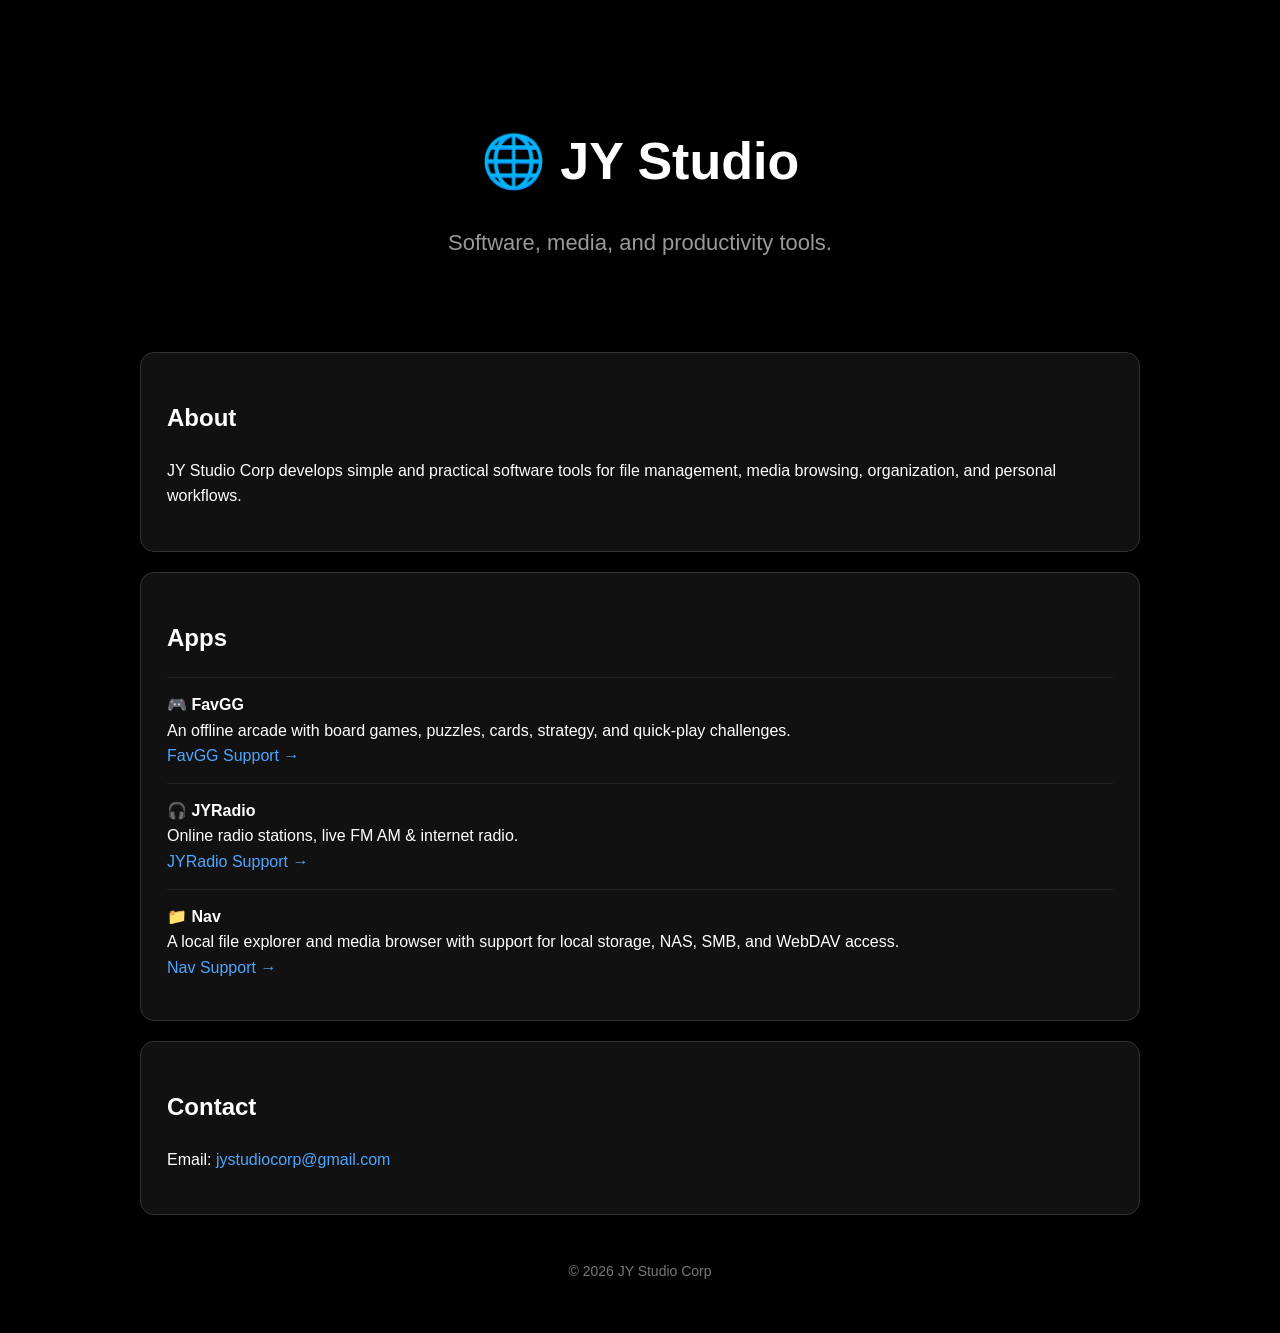
<file: index.html>
<!DOCTYPE html>
<html lang="en">
<head>
<meta charset="UTF-8">
<meta name="viewport" content="width=device-width, initial-scale=1.0">
<title>JY Studio Corp</title>
<style>
body{margin:0;background:#000;color:#fff;font-family:-apple-system,BlinkMacSystemFont,Arial,sans-serif;line-height:1.6}
.container{max-width:1000px;margin:auto;padding:50px 20px}
.hero{text-align:center;padding:70px 0}
.hero h1{font-size:52px;margin:0}
.hero p{color:#999;font-size:22px}
.card{background:#111;border:1px solid #333;border-radius:14px;padding:26px;margin-bottom:20px}
a{color:#4da6ff;text-decoration:none}
.app{padding:14px 0;border-top:1px solid #222}
.footer{text-align:center;color:#777;margin-top:45px;font-size:14px}
</style>
</head>
<body>
<div class="container">

<div class="hero">
<h1>🌐 JY Studio</h1>
<p>Software, media, and productivity tools.</p>
</div>

<div class="card">
<h2>About</h2>
<p>JY Studio Corp develops simple and practical software tools for file management, media browsing, organization, and personal workflows.</p>
</div>

<div class="card">
<h2>Apps</h2>
<div class="app">
<strong>🎮 FavGG</strong><br>
An offline arcade with board games, puzzles, cards, strategy, and quick-play challenges.<br>
<a href="/favgg/">FavGG Support →</a>
</div>
<div class="app">
<strong>🎧 JYRadio</strong><br>
Online radio stations, live FM AM & internet radio.<br>
<a href="/jyradio/">JYRadio Support →</a>
</div>
<div class="app">
<strong>📁 Nav</strong><br>
A local file explorer and media browser with support for local storage, NAS, SMB, and WebDAV access.<br>
<a href="/nav-support/">Nav Support →</a>
</div>
</div>

<div class="card">
<h2>Contact</h2>
<p>Email: <a href="mailto:jystudiocorp@gmail.com">jystudiocorp@gmail.com</a></p>
</div>

<div class="footer">
© 2026 JY Studio Corp
</div>

</div>
</body>
</html>
</file>
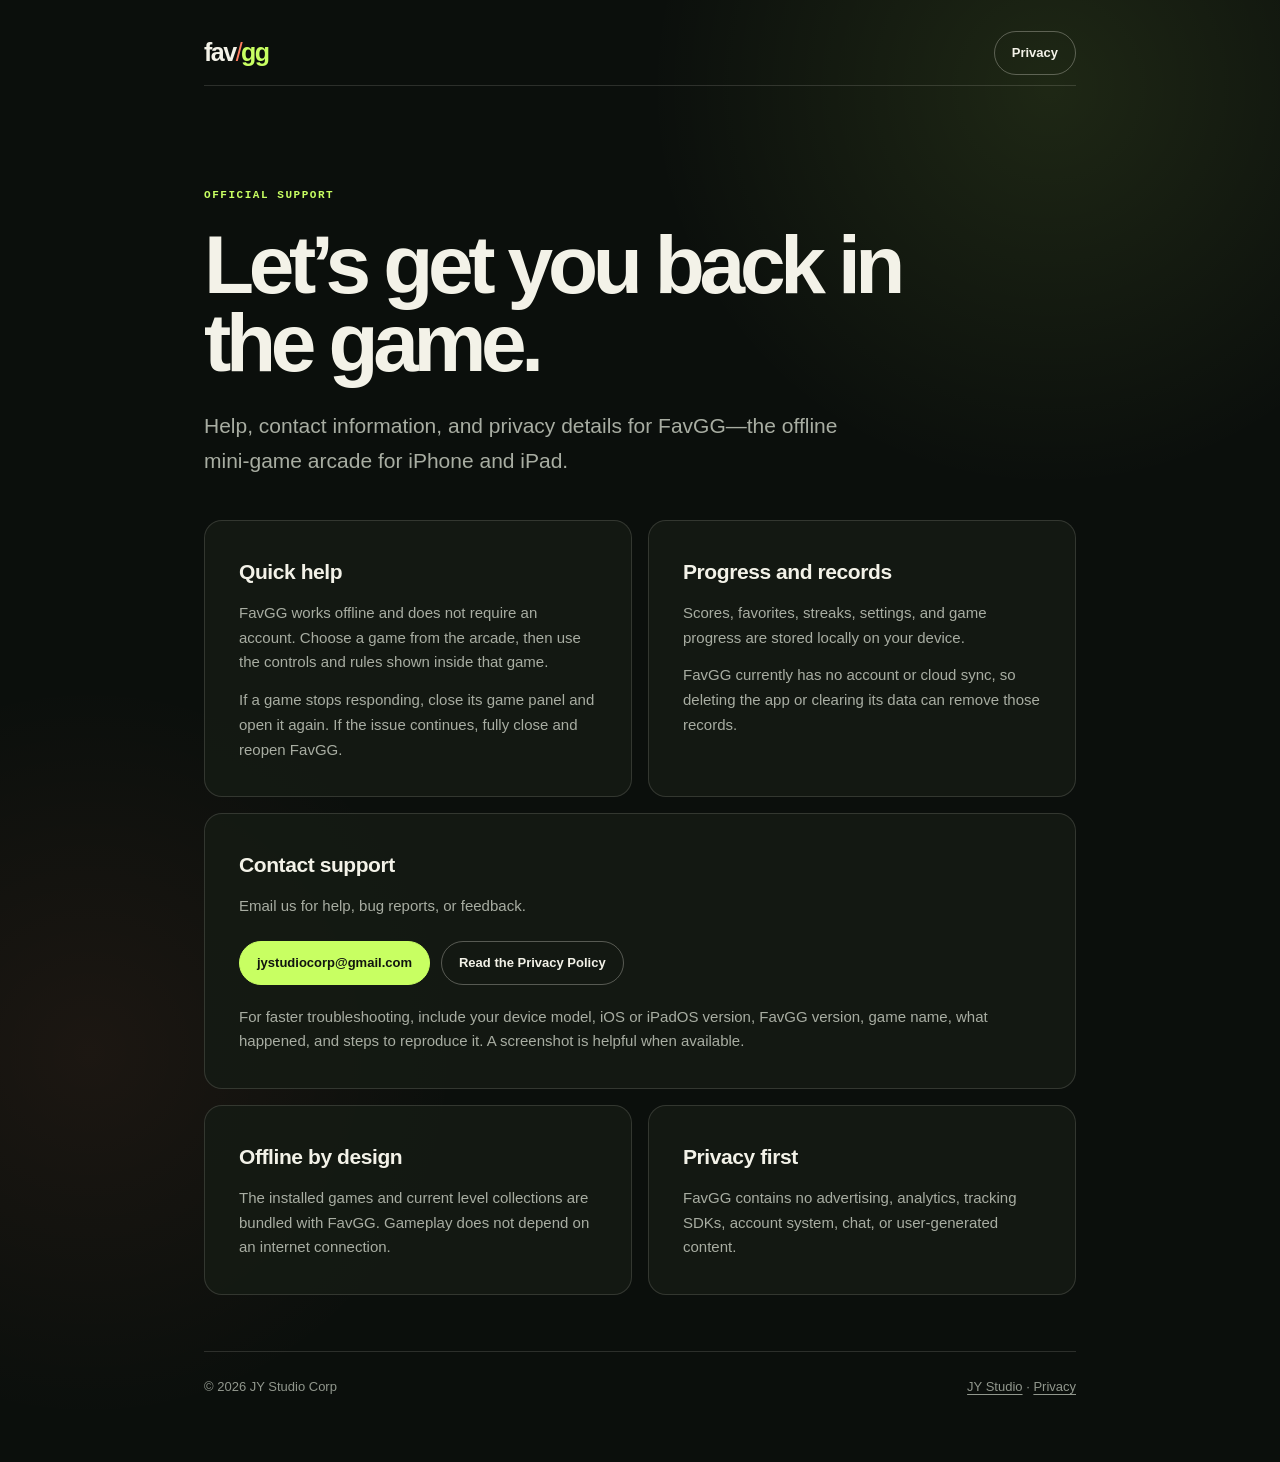
<file: favgg/index.html>
<!doctype html>
<html lang="en">
<head>
  <meta charset="utf-8">
  <meta name="viewport" content="width=device-width, initial-scale=1, viewport-fit=cover">
  <meta name="theme-color" content="#0b0f0c">
  <meta name="description" content="Official support and contact information for the FavGG offline mini-game arcade.">
  <title>FavGG Support</title>
  <link rel="stylesheet" href="./styles.css">
</head>
<body>
  <div class="shell">
    <header class="site-header">
      <a class="brand" href="./" aria-label="FavGG support home">fav<span class="slash">/</span><span class="gg">gg</span></a>
      <a class="header-link" href="./privacy.html">Privacy</a>
    </header>

    <main>
      <section class="hero">
        <p class="kicker">Official support</p>
        <h1>Let’s get you back in the game.</h1>
        <p class="lede">Help, contact information, and privacy details for FavGG—the offline mini-game arcade for iPhone and iPad.</p>
      </section>

      <div class="grid">
        <section class="card">
          <h2>Quick help</h2>
          <p>FavGG works offline and does not require an account. Choose a game from the arcade, then use the controls and rules shown inside that game.</p>
          <p>If a game stops responding, close its game panel and open it again. If the issue continues, fully close and reopen FavGG.</p>
        </section>

        <section class="card">
          <h2>Progress and records</h2>
          <p>Scores, favorites, streaks, settings, and game progress are stored locally on your device.</p>
          <p>FavGG currently has no account or cloud sync, so deleting the app or clearing its data can remove those records.</p>
        </section>

        <section class="card wide">
          <h2>Contact support</h2>
          <p>Email us for help, bug reports, or feedback.</p>
          <div class="actions">
            <a class="button primary" href="mailto:jystudiocorp@gmail.com">jystudiocorp@gmail.com</a>
            <a class="button" href="./privacy.html">Read the Privacy Policy</a>
          </div>
          <p style="margin-top: 20px">For faster troubleshooting, include your device model, iOS or iPadOS version, FavGG version, game name, what happened, and steps to reproduce it. A screenshot is helpful when available.</p>
        </section>

        <section class="card">
          <h2>Offline by design</h2>
          <p>The installed games and current level collections are bundled with FavGG. Gameplay does not depend on an internet connection.</p>
        </section>

        <section class="card">
          <h2>Privacy first</h2>
          <p>FavGG contains no advertising, analytics, tracking SDKs, account system, chat, or user-generated content.</p>
        </section>
      </div>
    </main>

    <footer class="site-footer">
      <span>© 2026 JY Studio Corp</span>
      <span><a href="https://jystudiocorp.github.io/">JY Studio</a> · <a href="./privacy.html">Privacy</a></span>
    </footer>
  </div>
</body>
</html>
</file>
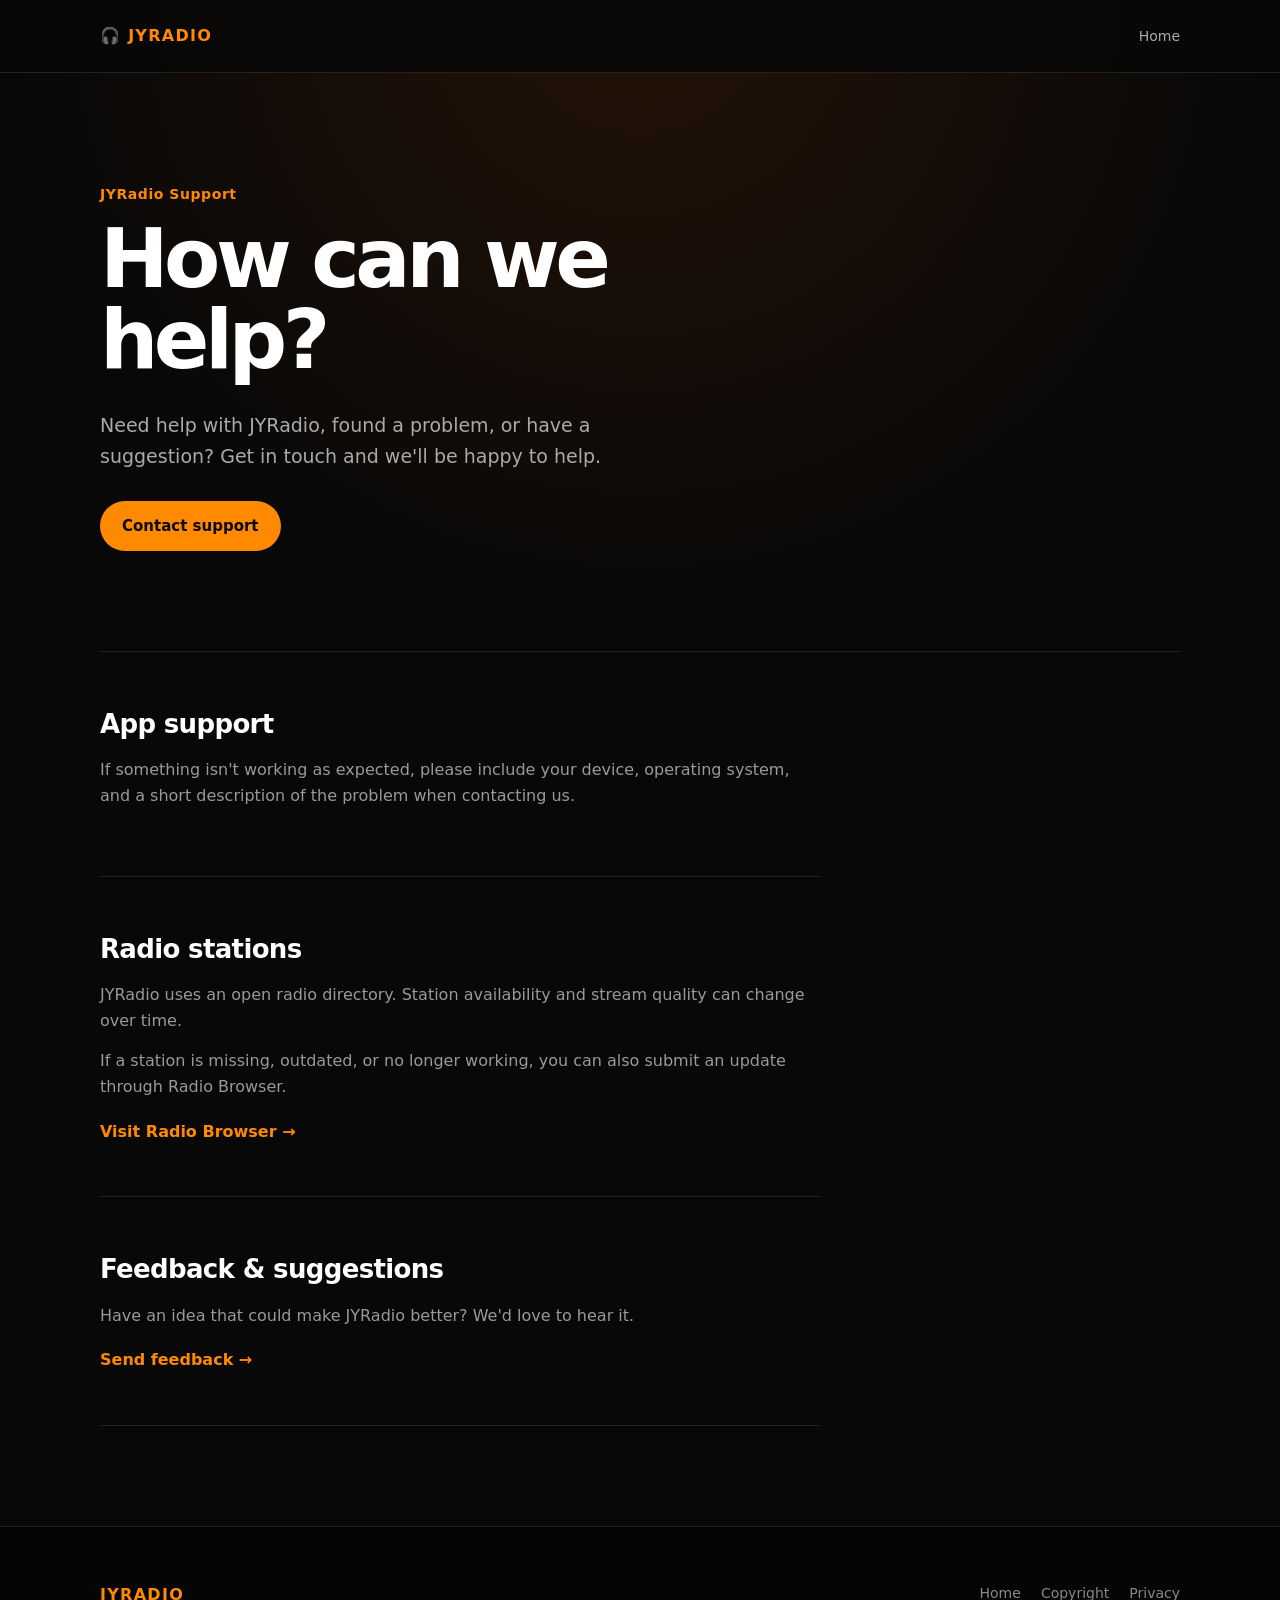
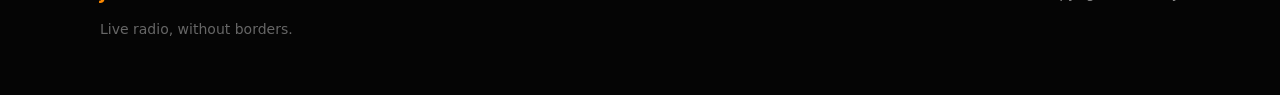
<file: jyradio/index.html>
<!DOCTYPE html>
<html lang="en">
<head>
  <meta charset="UTF-8">
  <meta name="viewport" content="width=device-width, initial-scale=1.0">

  <title>Support | JYRadio</title>
  <meta
    name="description"
    content="Get help and support for JYRadio."
  >

  <link rel="stylesheet" href="style.css">
</head>

<body>

  <header class="header">
    <div class="container header-inner">
      <a href="https://jyradio.com/" class="logo">🎧 JYRADIO</a>

      <nav>
        <a href="https://jyradio.com/">Home</a>
      </nav>
    </div>
  </header>


  <main>

    <section class="hero container">
      <p class="eyebrow">JYRadio Support</p>

      <h1>How can we help?</h1>

      <p class="intro">
        Need help with JYRadio, found a problem, or have a suggestion?
        Get in touch and we'll be happy to help.
      </p>

      <a class="button" href="mailto:jystudiocorp@gmail.com">
        Contact support
      </a>
    </section>


    <section class="support container">

      <div class="support-item">
        <h2>App support</h2>
        <p>
          If something isn't working as expected, please include your device,
          operating system, and a short description of the problem when
          contacting us.
        </p>
      </div>


      <div class="support-item">
        <h2>Radio stations</h2>
        <p>
          JYRadio uses an open radio directory. Station availability and
          stream quality can change over time.
        </p>

        <p>
          If a station is missing, outdated, or no longer working, you can
          also submit an update through Radio Browser.
        </p>

        <a
          href="https://www.radio-browser.info/"
          target="_blank"
          rel="noopener noreferrer"
        >
          Visit Radio Browser →
        </a>
      </div>


      <div class="support-item">
        <h2>Feedback & suggestions</h2>
        <p>
          Have an idea that could make JYRadio better? We'd love to hear it.
        </p>

        <a href="mailto:jystudiocorp@gmail.com">
          Send feedback →
        </a>
      </div>

    </section>

  </main>


  <footer>
    <div class="container footer-inner">

      <div>
        <a href="https://jyradio.com/" class="footer-logo">JYRADIO</a>
        <p>Live radio, without borders.</p>
      </div>

      <div class="footer-links">
        <a href="https://jyradio.com/">Home</a>
        <a href="https://jyradio.com/copyright">Copyright</a>
        <a href="https://jyradio.com/privacy">Privacy</a>
      </div>

    </div>
  </footer>

</body>
</html>
</file>
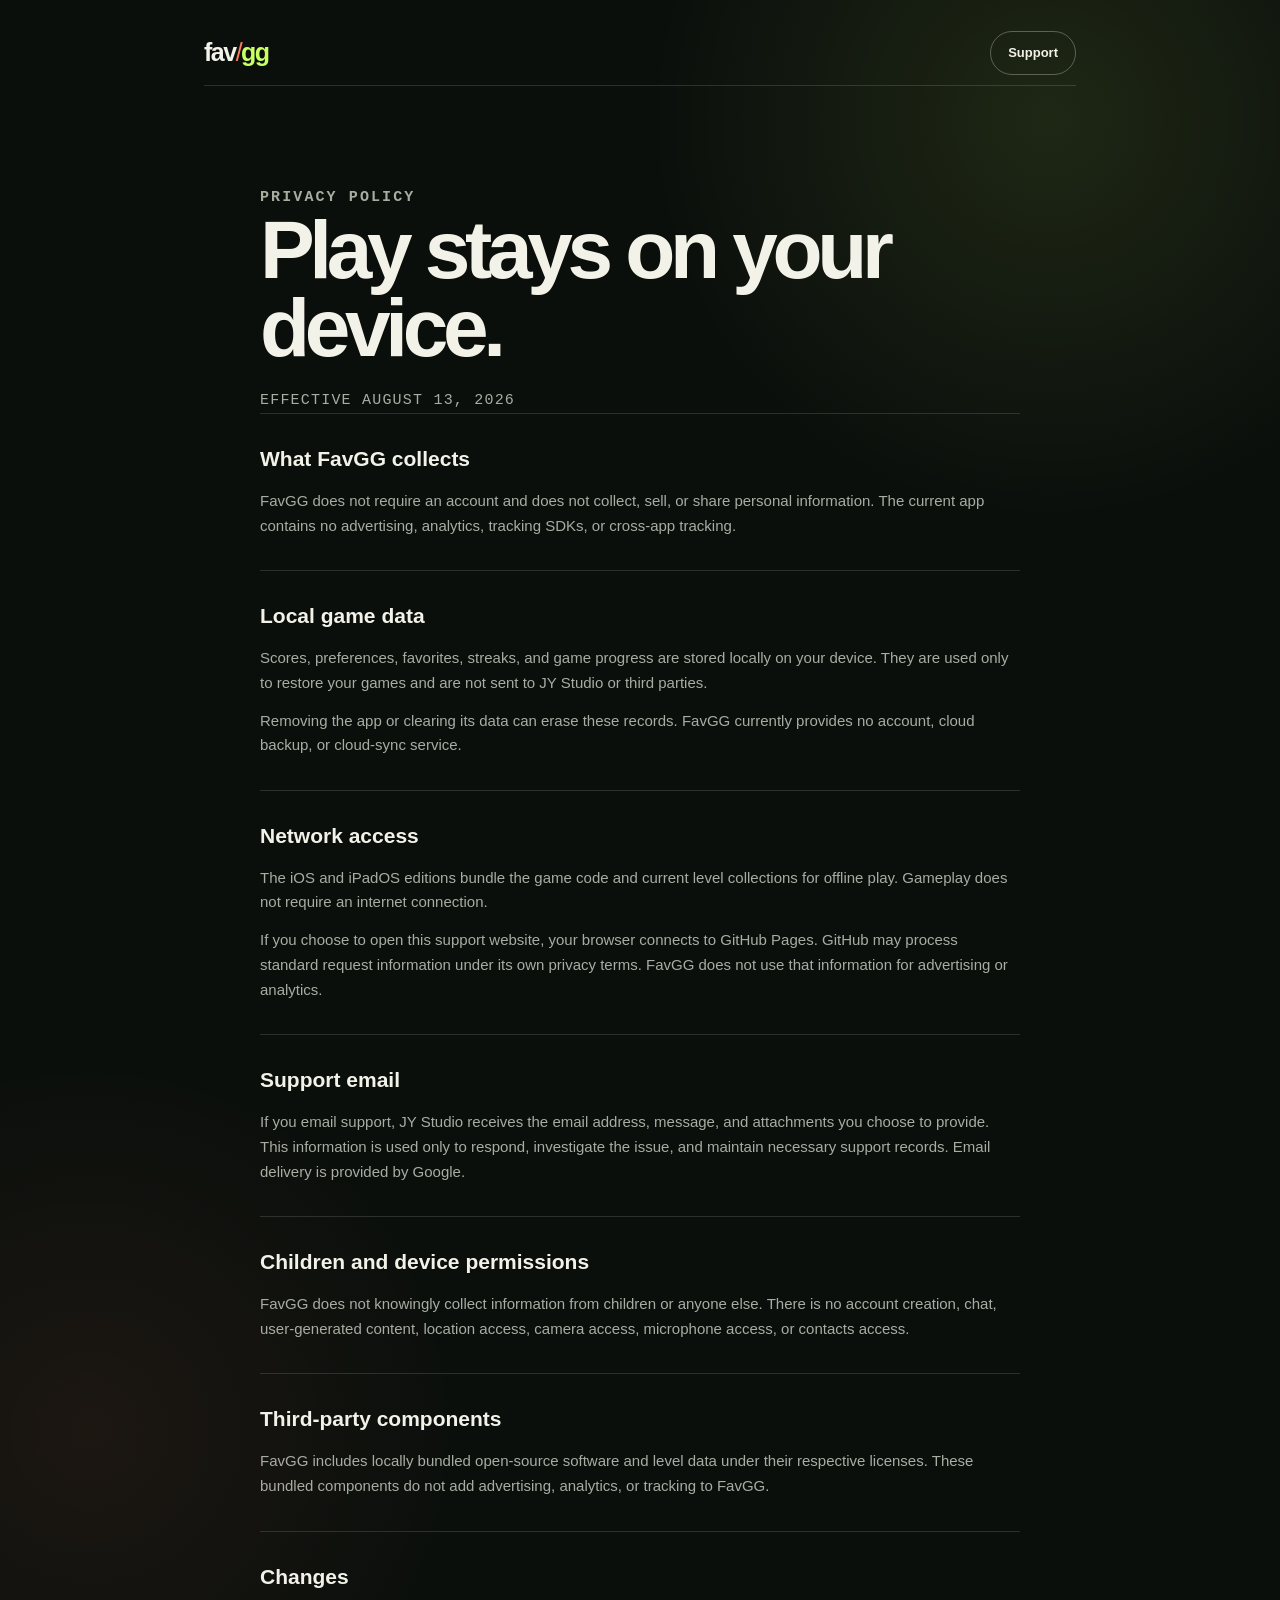
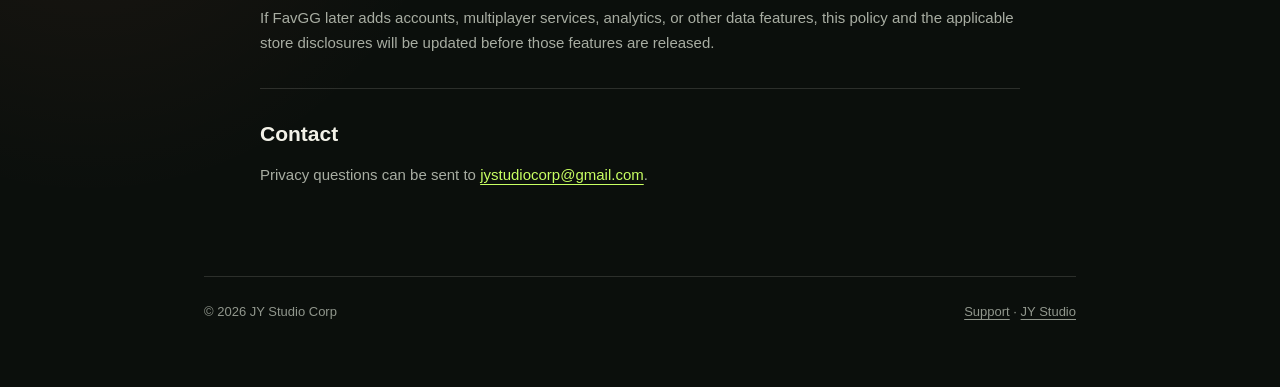
<file: favgg/privacy.html>
<!doctype html>
<html lang="en">
<head>
  <meta charset="utf-8">
  <meta name="viewport" content="width=device-width, initial-scale=1, viewport-fit=cover">
  <meta name="theme-color" content="#0b0f0c">
  <meta name="description" content="Privacy Policy for the FavGG offline mini-game arcade.">
  <title>FavGG Privacy Policy</title>
  <link rel="stylesheet" href="./styles.css">
</head>
<body>
  <div class="shell">
    <header class="site-header">
      <a class="brand" href="./" aria-label="FavGG support home">fav<span class="slash">/</span><span class="gg">gg</span></a>
      <a class="header-link" href="./">Support</a>
    </header>

    <main class="policy">
      <p class="kicker">Privacy policy</p>
      <h1>Play stays on your device.</h1>
      <p class="updated">Effective August 13, 2026</p>

      <section>
        <h2>What FavGG collects</h2>
        <p>FavGG does not require an account and does not collect, sell, or share personal information. The current app contains no advertising, analytics, tracking SDKs, or cross-app tracking.</p>
      </section>

      <section>
        <h2>Local game data</h2>
        <p>Scores, preferences, favorites, streaks, and game progress are stored locally on your device. They are used only to restore your games and are not sent to JY Studio or third parties.</p>
        <p>Removing the app or clearing its data can erase these records. FavGG currently provides no account, cloud backup, or cloud-sync service.</p>
      </section>

      <section>
        <h2>Network access</h2>
        <p>The iOS and iPadOS editions bundle the game code and current level collections for offline play. Gameplay does not require an internet connection.</p>
        <p>If you choose to open this support website, your browser connects to GitHub Pages. GitHub may process standard request information under its own privacy terms. FavGG does not use that information for advertising or analytics.</p>
      </section>

      <section>
        <h2>Support email</h2>
        <p>If you email support, JY Studio receives the email address, message, and attachments you choose to provide. This information is used only to respond, investigate the issue, and maintain necessary support records. Email delivery is provided by Google.</p>
      </section>

      <section>
        <h2>Children and device permissions</h2>
        <p>FavGG does not knowingly collect information from children or anyone else. There is no account creation, chat, user-generated content, location access, camera access, microphone access, or contacts access.</p>
      </section>

      <section>
        <h2>Third-party components</h2>
        <p>FavGG includes locally bundled open-source software and level data under their respective licenses. These bundled components do not add advertising, analytics, or tracking to FavGG.</p>
      </section>

      <section>
        <h2>Changes</h2>
        <p>If FavGG later adds accounts, multiplayer services, analytics, or other data features, this policy and the applicable store disclosures will be updated before those features are released.</p>
      </section>

      <section>
        <h2>Contact</h2>
        <p>Privacy questions can be sent to <a class="email" href="mailto:jystudiocorp@gmail.com">jystudiocorp@gmail.com</a>.</p>
      </section>
    </main>

    <footer class="site-footer">
      <span>© 2026 JY Studio Corp</span>
      <span><a href="./">Support</a> · <a href="https://jystudiocorp.github.io/">JY Studio</a></span>
    </footer>
  </div>
</body>
</html>
</file>
<file: favgg/styles.css>
:root {
  color-scheme: dark;
  --bg: #0b0f0c;
  --surface: #151a14;
  --surface-strong: #20261e;
  --text: #f3f2e8;
  --muted: #a8ada2;
  --subtle: #91978d;
  --line: rgba(243, 242, 232, 0.14);
  --lime: #c8ff62;
  --coral: #ff7d5f;
}

* { box-sizing: border-box; }

html { background: var(--bg); }

body {
  background:
    radial-gradient(circle at 82% 6%, rgba(200, 255, 98, 0.1), transparent 25rem),
    radial-gradient(circle at 7% 72%, rgba(255, 125, 95, 0.07), transparent 23rem),
    var(--bg);
  color: var(--text);
  font-family: -apple-system, BlinkMacSystemFont, "Segoe UI", sans-serif;
  line-height: 1.65;
  margin: 0;
  min-height: 100vh;
}

a { color: inherit; }

.shell {
  margin: 0 auto;
  max-width: 920px;
  padding:
    max(20px, env(safe-area-inset-top))
    max(24px, env(safe-area-inset-right))
    max(64px, env(safe-area-inset-bottom))
    max(24px, env(safe-area-inset-left));
}

.site-header {
  align-items: center;
  border-bottom: 1px solid var(--line);
  display: flex;
  justify-content: space-between;
  min-height: 66px;
}

.brand {
  font-size: 25px;
  font-weight: 850;
  letter-spacing: -1.5px;
  text-decoration: none;
}

.brand .slash { color: var(--coral); font-weight: 400; }
.brand .gg { color: var(--lime); }

.header-link,
.button {
  align-items: center;
  border: 1px solid rgba(243, 242, 232, 0.3);
  border-radius: 999px;
  display: inline-flex;
  font-size: 13px;
  font-weight: 750;
  justify-content: center;
  min-height: 44px;
  padding: 10px 17px;
  text-decoration: none;
}

.header-link:hover,
.button:hover,
.header-link:focus-visible,
.button:focus-visible {
  background: var(--lime);
  border-color: var(--lime);
  color: #11150f;
}

.hero { padding: clamp(58px, 10vw, 100px) 0 42px; }

.kicker {
  color: var(--lime);
  font-family: ui-monospace, SFMono-Regular, Menlo, monospace;
  font-size: 11px;
  font-weight: 750;
  letter-spacing: 0.14em;
  margin: 0 0 22px;
  text-transform: uppercase;
}

h1 {
  font-size: clamp(48px, 9vw, 82px);
  letter-spacing: -0.065em;
  line-height: 0.95;
  margin: 0;
  max-width: 780px;
}

.lede {
  color: var(--muted);
  font-size: clamp(17px, 2.5vw, 21px);
  margin: 27px 0 0;
  max-width: 680px;
}

.grid {
  display: grid;
  gap: 16px;
  grid-template-columns: repeat(2, minmax(0, 1fr));
}

.card {
  background: rgba(21, 26, 20, 0.94);
  border: 1px solid var(--line);
  border-radius: 18px;
  padding: clamp(24px, 4vw, 34px);
}

.card.wide { grid-column: 1 / -1; }

.card h2 {
  font-size: 21px;
  letter-spacing: -0.02em;
  margin: 0 0 11px;
}

.card p,
.card li {
  color: var(--muted);
  font-size: 15px;
}

.card p { margin: 0; }
.card p + p { margin-top: 13px; }
.card ul { margin: 14px 0 0; padding-left: 20px; }
.card li + li { margin-top: 7px; }

.email {
  color: var(--lime);
  overflow-wrap: anywhere;
  text-underline-offset: 4px;
}

.actions {
  display: flex;
  flex-wrap: wrap;
  gap: 11px;
  margin-top: 22px;
}

.button.primary {
  background: var(--lime);
  border-color: var(--lime);
  color: #11150f;
}

.policy {
  margin: 0 auto;
  max-width: 760px;
  padding-top: clamp(58px, 10vw, 100px);
}

.policy h1 { margin-bottom: 22px; }

.updated {
  color: var(--subtle);
  font-family: ui-monospace, SFMono-Regular, Menlo, monospace;
  font-size: 11px;
  letter-spacing: 0.08em;
  margin: 0 0 52px;
  text-transform: uppercase;
}

.policy section {
  border-top: 1px solid var(--line);
  padding: 28px 0 32px;
}

.policy h2 {
  font-size: 21px;
  margin: 0 0 12px;
}

.policy p {
  color: var(--muted);
  font-size: 15px;
  margin: 0;
}

.policy p + p { margin-top: 13px; }

.site-footer {
  border-top: 1px solid var(--line);
  color: var(--subtle);
  display: flex;
  flex-wrap: wrap;
  font-size: 13px;
  gap: 10px 20px;
  justify-content: space-between;
  margin-top: 56px;
  padding-top: 24px;
}

.site-footer a { text-underline-offset: 3px; }

:focus-visible {
  outline: 3px solid #77a7ff;
  outline-offset: 4px;
}

@media (max-width: 640px) {
  .grid { grid-template-columns: 1fr; }
  .card.wide { grid-column: auto; }
  h1 { font-size: 50px; }
  .header-link { font-size: 11px; padding-inline: 14px; }
}
</file>
<file: jyradio/style.css>
* {
  box-sizing: border-box;
}

html {
  font-family:
    Inter,
    ui-sans-serif,
    system-ui,
    -apple-system,
    BlinkMacSystemFont,
    "Segoe UI",
    sans-serif;

  color: #f5f5f5;
  background: #080808;
}

body {
  margin: 0;
  min-height: 100vh;
  line-height: 1.6;
  background:
    radial-gradient(circle at 50% 0%, #241307 0%, #080808 35%),
    #080808;
}

a {
  color: inherit;
}


/* Layout */

.container {
  width: min(100% - 40px, 1080px);
  margin-inline: auto;
}


/* Header */

.header {
  border-bottom: 1px solid #222;
  background: rgba(8, 8, 8, 0.85);
}

.header-inner {
  min-height: 72px;
  display: flex;
  align-items: center;
  justify-content: space-between;
  gap: 24px;
}

.logo,
.footer-logo {
  color: #ff8a00;
  font-weight: 800;
  letter-spacing: 0.08em;
  text-decoration: none;
}

nav {
  display: flex;
  align-items: center;
  gap: 24px;
}

nav a {
  font-size: 14px;
  color: #aaa;
  text-decoration: none;
  transition: color 0.2s ease;
}

nav a:hover {
  color: #ff8a00;
}


/* Hero */

.hero {
  padding-top: 110px;
  padding-bottom: 100px;
}

.eyebrow {
  margin: 0 0 14px;
  color: #ff8a00;
  font-size: 14px;
  font-weight: 700;
  letter-spacing: 0.04em;
}

h1 {
  margin: 0;
  max-width: 720px;
  font-size: clamp(46px, 7vw, 82px);
  line-height: 0.98;
  letter-spacing: -0.055em;
  color: #ffffff;
}

.intro {
  max-width: 610px;
  margin: 30px 0;
  color: #aaa;
  font-size: 19px;
}

.button {
  display: inline-block;
  padding: 13px 22px;
  border-radius: 999px;
  background: #ff8a00;
  color: #090909;
  text-decoration: none;
  font-size: 15px;
  font-weight: 700;
  transition:
    transform 0.2s ease,
    background 0.2s ease;
}

.button:hover {
  background: #ffa126;
  transform: translateY(-1px);
}


/* Support */

.support {
  border-top: 1px solid #222;
}

.support-item {
  max-width: 720px;
  padding: 52px 0;
  border-bottom: 1px solid #222;
}

.support-item h2 {
  margin: 0 0 12px;
  color: #fff;
  font-size: 26px;
  letter-spacing: -0.025em;
}

.support-item p {
  margin: 0 0 15px;
  color: #999;
  font-size: 16px;
}

.support-item a {
  display: inline-block;
  margin-top: 4px;
  color: #ff8a00;
  font-weight: 600;
  text-decoration: none;
}

.support-item a:hover {
  color: #ffa126;
}


/* Footer */

footer {
  margin-top: 100px;
  padding: 55px 0;
  border-top: 1px solid #1e1e1e;
  background: #050505;
}

.footer-inner {
  display: flex;
  justify-content: space-between;
  align-items: flex-start;
  gap: 40px;
}

.footer-inner p {
  margin: 10px 0 0;
  color: #666;
  font-size: 14px;
}

.footer-links {
  display: flex;
  flex-wrap: wrap;
  gap: 20px;
}

.footer-links a {
  color: #888;
  font-size: 14px;
  text-decoration: none;
}

.footer-links a:hover {
  color: #ff8a00;
}


/* Selection */

::selection {
  background: #ff8a00;
  color: #000;
}


/* Mobile */

@media (max-width: 640px) {
  .container {
    width: min(100% - 32px, 1080px);
  }

  .header-inner {
    min-height: 64px;
  }

  nav {
    gap: 16px;
  }

  .hero {
    padding-top: 75px;
    padding-bottom: 75px;
  }

  h1 {
    font-size: 48px;
  }

  .intro {
    font-size: 17px;
  }

  .support-item {
    padding: 40px 0;
  }

  footer {
    margin-top: 70px;
  }

  .footer-inner {
    flex-direction: column;
  }
}
</file>
